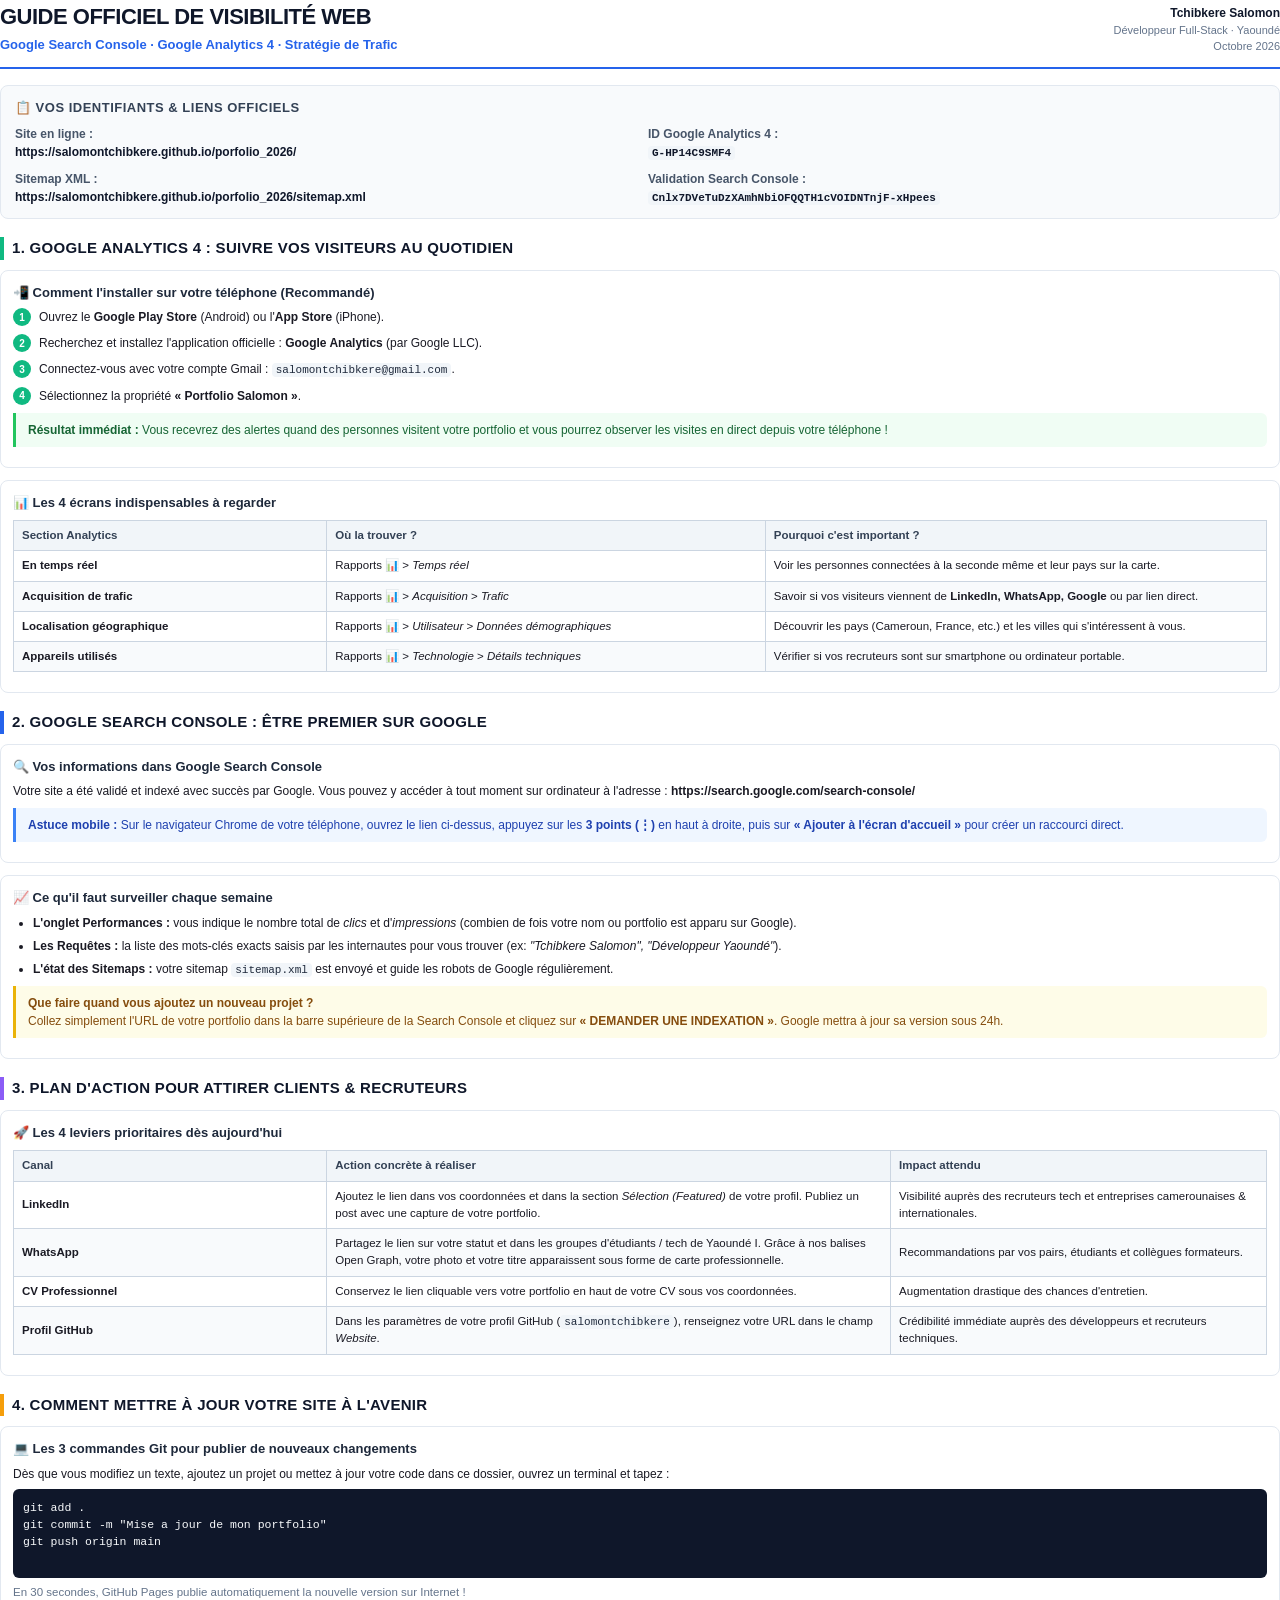
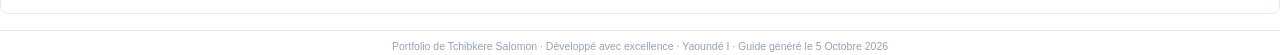
<file: Guide_Complet_Visibilite_Portfolio.html>
<!DOCTYPE html>
<html lang="fr">
<head>
    <meta charset="UTF-8">
    <title>Guide Complet - Visibilité Portfolio, Google Search Console & Google Analytics</title>
    <style>
        @page {
            size: A4 portrait;
            margin: 16mm 14mm 16mm 14mm;
            @bottom-right {
                content: counter(page);
            }
        }
        * {
            box-sizing: border-box;
            margin: 0;
            padding: 0;
        }
        body {
            font-family: -apple-system, BlinkMacSystemFont, "Segoe UI", Roboto, Helvetica, Arial, sans-serif;
            color: #1a1a24;
            background: #ffffff;
            line-height: 1.5;
            font-size: 13px;
        }
        .header {
            border-bottom: 2px solid #2563eb;
            padding-bottom: 12px;
            margin-bottom: 16px;
            display: flex;
            justify-content: space-between;
            align-items: flex-end;
        }
        .header-title h1 {
            font-size: 22px;
            color: #0f172a;
            font-weight: 800;
            letter-spacing: -0.5px;
        }
        .header-title p {
            font-size: 13px;
            color: #2563eb;
            font-weight: 600;
            margin-top: 2px;
        }
        .header-badge {
            text-align: right;
            font-size: 11px;
            color: #64748b;
        }
        .badge-author {
            font-weight: 700;
            color: #0f172a;
            font-size: 12px;
        }

        .summary-card {
            background: #f8fafc;
            border: 1px solid #e2e8f0;
            border-radius: 8px;
            padding: 12px 14px;
            margin-bottom: 16px;
        }
        .summary-card h3 {
            font-size: 13px;
            text-transform: uppercase;
            letter-spacing: 0.5px;
            color: #334155;
            margin-bottom: 8px;
            display: flex;
            align-items: center;
            gap: 6px;
        }
        .summary-grid {
            display: grid;
            grid-template-columns: 1fr 1fr;
            gap: 8px 16px;
            font-size: 12px;
        }
        .summary-item strong {
            color: #475569;
        }
        .summary-item span, .summary-item code {
            color: #0f172a;
            font-weight: 600;
            word-break: break-all;
        }
        code {
            background: #f1f5f9;
            padding: 1px 4px;
            border-radius: 4px;
            font-family: Consolas, Monaco, "Courier New", monospace;
            font-size: 11px;
            color: #1e293b;
        }

        h2 {
            font-size: 15px;
            color: #0f172a;
            border-left: 4px solid #2563eb;
            padding-left: 8px;
            margin: 18px 0 10px 0;
            text-transform: uppercase;
            letter-spacing: 0.3px;
        }
        h2.green { border-color: #10b981; }
        h2.purple { border-color: #8b5cf6; }
        h2.amber { border-color: #f59e0b; }

        .card {
            background: #ffffff;
            border: 1px solid #e2e8f0;
            border-radius: 8px;
            padding: 12px;
            margin-bottom: 12px;
            page-break-inside: avoid;
        }
        .card-header {
            font-size: 13px;
            font-weight: 700;
            color: #1e293b;
            margin-bottom: 6px;
        }

        .step-list {
            list-style: none;
            counter-reset: step-counter;
        }
        .step-list li {
            position: relative;
            padding-left: 26px;
            margin-bottom: 8px;
            font-size: 12px;
        }
        .step-list li::before {
            content: counter(step-counter);
            counter-increment: step-counter;
            position: absolute;
            left: 0;
            top: 0;
            width: 18px;
            height: 18px;
            background: #2563eb;
            color: #fff;
            border-radius: 50%;
            font-size: 10px;
            font-weight: 700;
            display: flex;
            align-items: center;
            justify-content: center;
        }
        .step-list.green li::before { background: #10b981; }
        .step-list.purple li::before { background: #8b5cf6; }

        .callout {
            background: #eff6ff;
            border-left: 3px solid #3b82f6;
            padding: 8px 12px;
            border-radius: 0 6px 6px 0;
            font-size: 12px;
            margin: 8px 0;
            color: #1e40af;
        }
        .callout-success {
            background: #f0fdf4;
            border-left-color: #22c55e;
            color: #166534;
        }
        .callout-tip {
            background: #fefce8;
            border-left-color: #eab308;
            color: #854d0e;
        }

        table {
            width: 100%;
            border-collapse: collapse;
            font-size: 11.5px;
            margin: 8px 0;
        }
        th, td {
            border: 1px solid #cbd5e1;
            padding: 6px 8px;
            text-align: left;
        }
        th {
            background: #f1f5f9;
            color: #334155;
            font-weight: 700;
        }
        tr:nth-child(even) {
            background: #f8fafc;
        }

        .page-break {
            page-break-before: always;
        }

        .footer-note {
            margin-top: 16px;
            padding-top: 8px;
            border-top: 1px solid #e2e8f0;
            font-size: 10.5px;
            color: #94a3b8;
            text-align: center;
        }
    </style>
</head>
<body>

    <!-- Header -->
    <div class="header">
        <div class="header-title">
            <h1>GUIDE OFFICIEL DE VISIBILITÉ WEB</h1>
            <p>Google Search Console · Google Analytics 4 · Stratégie de Trafic</p>
        </div>
        <div class="header-badge">
            <div class="badge-author">Tchibkere Salomon</div>
            <div>Développeur Full-Stack · Yaoundé</div>
            <div>Octobre 2026</div>
        </div>
    </div>

    <!-- Fiche Récapitulative -->
    <div class="summary-card">
        <h3>📋 Vos Identifiants & Liens Officiels</h3>
        <div class="summary-grid">
            <div class="summary-item">
                <strong>Site en ligne :</strong><br>
                <span>https://salomontchibkere.github.io/porfolio_2026/</span>
            </div>
            <div class="summary-item">
                <strong>ID Google Analytics 4 :</strong><br>
                <code>G-HP14C9SMF4</code>
            </div>
            <div class="summary-item">
                <strong>Sitemap XML :</strong><br>
                <span>https://salomontchibkere.github.io/porfolio_2026/sitemap.xml</span>
            </div>
            <div class="summary-item">
                <strong>Validation Search Console :</strong><br>
                <code>Cnlx7DVeTuDzXAmhNbiOFQQTH1cVOIDNTnjF-xHpees</code>
            </div>
        </div>
    </div>

    <!-- Section 1 : Google Analytics 4 -->
    <h2 class="green">1. Google Analytics 4 : Suivre vos visiteurs au quotidien</h2>

    <div class="card">
        <div class="card-header">📲 Comment l'installer sur votre téléphone (Recommandé)</div>
        <ol class="step-list green">
            <li>Ouvrez le <strong>Google Play Store</strong> (Android) ou l'<strong>App Store</strong> (iPhone).</li>
            <li>Recherchez et installez l'application officielle : <strong>Google Analytics</strong> (par Google LLC).</li>
            <li>Connectez-vous avec votre compte Gmail : <code>salomontchibkere@gmail.com</code>.</li>
            <li>Sélectionnez la propriété <strong>« Portfolio Salomon »</strong>.</li>
        </ol>
        <div class="callout callout-success">
            <strong>Résultat immédiat :</strong> Vous recevrez des alertes quand des personnes visitent votre portfolio et vous pourrez observer les visites en direct depuis votre téléphone !
        </div>
    </div>

    <div class="card">
        <div class="card-header">📊 Les 4 écrans indispensables à regarder</div>
        <table>
            <thead>
                <tr>
                    <th style="width: 25%;">Section Analytics</th>
                    <th style="width: 35%;">Où la trouver ?</th>
                    <th style="width: 40%;">Pourquoi c'est important ?</th>
                </tr>
            </thead>
            <tbody>
                <tr>
                    <td><strong>En temps réel</strong></td>
                    <td>Rapports 📊 > <em>Temps réel</em></td>
                    <td>Voir les personnes connectées à la seconde même et leur pays sur la carte.</td>
                </tr>
                <tr>
                    <td><strong>Acquisition de trafic</strong></td>
                    <td>Rapports 📊 > <em>Acquisition</em> > <em>Trafic</em></td>
                    <td>Savoir si vos visiteurs viennent de <strong>LinkedIn, WhatsApp, Google</strong> ou par lien direct.</td>
                </tr>
                <tr>
                    <td><strong>Localisation géographique</strong></td>
                    <td>Rapports 📊 > <em>Utilisateur</em> > <em>Données démographiques</em></td>
                    <td>Découvrir les pays (Cameroun, France, etc.) et les villes qui s'intéressent à vous.</td>
                </tr>
                <tr>
                    <td><strong>Appareils utilisés</strong></td>
                    <td>Rapports 📊 > <em>Technologie</em> > <em>Détails techniques</em></td>
                    <td>Vérifier si vos recruteurs sont sur smartphone ou ordinateur portable.</td>
                </tr>
            </tbody>
        </table>
    </div>

    <!-- Saut de page propre pour la suite -->
    <div class="page-break"></div>

    <!-- Section 2 : Google Search Console -->
    <h2>2. Google Search Console : Être premier sur Google</h2>

    <div class="card">
        <div class="card-header">🔍 Vos informations dans Google Search Console</div>
        <p style="font-size: 12px; margin-bottom: 8px;">
            Votre site a été validé et indexé avec succès par Google. Vous pouvez y accéder à tout moment sur ordinateur à l'adresse : <strong>https://search.google.com/search-console/</strong>
        </p>
        <div class="callout">
            <strong>Astuce mobile :</strong> Sur le navigateur Chrome de votre téléphone, ouvrez le lien ci-dessus, appuyez sur les <strong>3 points (⋮)</strong> en haut à droite, puis sur <strong>« Ajouter à l'écran d'accueil »</strong> pour créer un raccourci direct.
        </div>
    </div>

    <div class="card">
        <div class="card-header">📈 Ce qu'il faut surveiller chaque semaine</div>
        <ul style="padding-left: 20px; font-size: 12px; margin-bottom: 6px;">
            <li style="margin-bottom: 5px;"><strong>L'onglet Performances :</strong> vous indique le nombre total de <em>clics</em> et d'<em>impressions</em> (combien de fois votre nom ou portfolio est apparu sur Google).</li>
            <li style="margin-bottom: 5px;"><strong>Les Requêtes :</strong> la liste des mots-clés exacts saisis par les internautes pour vous trouver (ex: <em>"Tchibkere Salomon", "Développeur Yaoundé"</em>).</li>
            <li style="margin-bottom: 5px;"><strong>L'état des Sitemaps :</strong> votre sitemap <code>sitemap.xml</code> est envoyé et guide les robots de Google régulièrement.</li>
        </ul>
        <div class="callout callout-tip">
            <strong>Que faire quand vous ajoutez un nouveau projet ?</strong><br>
            Collez simplement l'URL de votre portfolio dans la barre supérieure de la Search Console et cliquez sur <strong>« DEMANDER UNE INDEXATION »</strong>. Google mettra à jour sa version sous 24h.
        </div>
    </div>

    <!-- Section 3 : Stratégie de Visibilité Pro -->
    <h2 class="purple">3. Plan d'Action pour Attirer Clients & Recruteurs</h2>

    <div class="card">
        <div class="card-header">🚀 Les 4 leviers prioritaires dès aujourd'hui</div>
        <table>
            <thead>
                <tr>
                    <th style="width: 25%;">Canal</th>
                    <th style="width: 45%;">Action concrète à réaliser</th>
                    <th style="width: 30%;">Impact attendu</th>
                </tr>
            </thead>
            <tbody>
                <tr>
                    <td><strong>LinkedIn</strong></td>
                    <td>Ajoutez le lien dans vos coordonnées et dans la section <em>Sélection (Featured)</em> de votre profil. Publiez un post avec une capture de votre portfolio.</td>
                    <td>Visibilité auprès des recruteurs tech et entreprises camerounaises & internationales.</td>
                </tr>
                <tr>
                    <td><strong>WhatsApp</strong></td>
                    <td>Partagez le lien sur votre statut et dans les groupes d'étudiants / tech de Yaoundé I. Grâce à nos balises Open Graph, votre photo et votre titre apparaissent sous forme de carte professionnelle.</td>
                    <td>Recommandations par vos pairs, étudiants et collègues formateurs.</td>
                </tr>
                <tr>
                    <td><strong>CV Professionnel</strong></td>
                    <td>Conservez le lien cliquable vers votre portfolio en haut de votre CV sous vos coordonnées.</td>
                    <td>Augmentation drastique des chances d'entretien.</td>
                </tr>
                <tr>
                    <td><strong>Profil GitHub</strong></td>
                    <td>Dans les paramètres de votre profil GitHub (<code>salomontchibkere</code>), renseignez votre URL dans le champ <em>Website</em>.</td>
                    <td>Crédibilité immédiate auprès des développeurs et recruteurs techniques.</td>
                </tr>
            </tbody>
        </table>
    </div>

    <!-- Section 4 : Commandes de mise à jour -->
    <h2 class="amber">4. Comment mettre à jour votre site à l'avenir</h2>
    <div class="card">
        <div class="card-header">💻 Les 3 commandes Git pour publier de nouveaux changements</div>
        <p style="font-size: 12px; margin-bottom: 6px;">Dès que vous modifiez un texte, ajoutez un projet ou mettez à jour votre code dans ce dossier, ouvrez un terminal et tapez :</p>
        <pre style="background: #0f172a; color: #f8fafc; padding: 10px; border-radius: 6px; font-family: Consolas, Monaco, monospace; font-size: 11.5px; overflow-x: auto;">
git add .
git commit -m "Mise a jour de mon portfolio"
git push origin main
        </pre>
        <p style="font-size: 11.5px; color: #64748b; margin-top: 6px;">En 30 secondes, GitHub Pages publie automatiquement la nouvelle version sur Internet !</p>
    </div>

    <div class="footer-note">
        Portfolio de Tchibkere Salomon · Développé avec excellence · Yaoundé I · Guide généré le 5 Octobre 2026
    </div>

</body>
</html>
</file>
